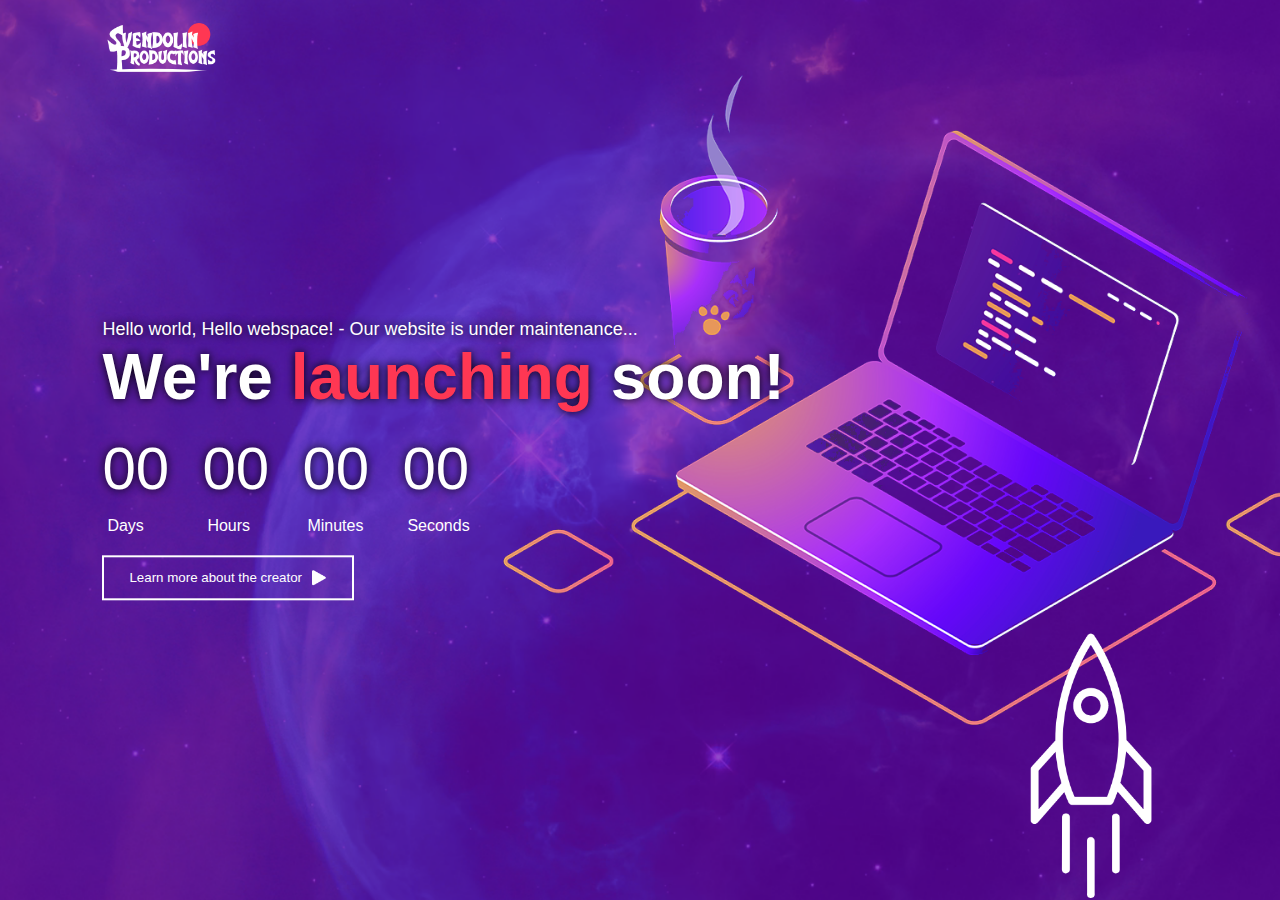
<file: Coming Soon Counter/Index.html>
<!DOCTYPE html>
<html lang="en">
<head>
  <meta charset="UTF-8">
  <meta http-equiv="X-UA-Compatible" content="IE=edge">
  <meta name="viewport" content="width=device-width, initial-scale=1.0">
  <!-- Additional Meta Elements -->
  <meta name="keywords" content="Placeholder with Countdown">
  <meta name="description" content="This is the temporary Placeholder for my Portfolio website">
  <meta name="author" content="Svendolin">
  <title>Svendolin-Productions</title>
  <!-- Link tags-->
  <link rel="stylesheet" href="css/style.css">
  <!-- Link to Favicon done with https://realfavicongenerator.net/ -->
  <link rel="apple-touch-icon" sizes="180x180" href="favicon/apple-touch-icon.png">
  <link rel="icon" type="image/png" sizes="32x32" href="favicon/favicon-32x32.png">
  <link rel="icon" type="image/png" sizes="16x16" href="favicon/favicon-16x16.png">
  <link rel="manifest" href="favicon/site.webmanifest">
  <link rel="mask-icon" href="favicon/safari-pinned-tab.svg" color="#5bbad5">
  <meta name="msapplication-TileColor" content="#da532c">
  <meta name="theme-color" content="#ffffff">
  <!-- Script tags-->
  <script src="js/code.js" defer></script>
</head>
<body>

  <div class="container">
    <img src="images/SP_Logo.png" alt="logo" class="logo">
    <div class="content">
      <p>Hello world, Hello webspace! - Our website is under maintenance...</p>
      <h1>We're <span>launching</span> soon!</h1>
      <div class="launch-time">
        <div>
          <p id="days">00</p> 
          <span>Days</span>
        </div>

        <div>
          <p id="hours">00</p> 
          <span>Hours</span>
        </div>

        <div>
          <p id="minutes">00</p> 
          <span>Minutes</span>
        </div>

        <div>
          <p id="seconds">00</p> 
          <span>Seconds</span>
        </div>
      </div>
      <!-- Another variant to make a button with link -->
      <!-- <button type="button" onclick="window.location.href='https://linkedin.com/in/svendolin/';">Learn more about the creator <img src="images/triangle.png">
      </button> -->
      <!-- ;y personal prefered variant to make a button with link -->
      <a href="https://linkedin.com/in/svendolin/" target="_blank"> <!-- target="_blank" = OPEN A NEW TAB -->
        <button type="button">Learn more about the creator <img src="images/triangle.png"></button>
      </a>
    </div>
    <img src="images/rocket.png" alt="image of a launching rocket" class="rocket">  

  </div>
  
</body>
</html>
</file>
<file: Coming Soon Counter/css/style.css>
/* === Small CSS Reset === */
*{
  margin: 0;
  padding: 0;
}
*, *::after, *::before{
  box-sizing: border-box;
  text-decoration: none;
}

body {
  font-family: 'lato', sans-serif;
}

.container {
  width: 100vw;
  height: 100vh;
  background-image: url(../images/background2.png);
  background-position: center;
  background-size: cover;
  padding: 0 8%;
  position: relative;
}

.logo {
  width: 120px;
  padding: 20px 0;
  cursor: pointer;
}

.content {
  top: 50%;
  position: absolute;
  transform: translateY(-50%);
  color: #fff;
}

.content h1{
  font-size: 64px;
  font-weight: 600;
  text-shadow: 0 0 10px #000;
}

.content p {
  font-size: 18px;
  font-weight: 400;
  margin-top: 20px;
  text-shadow: 0 0 10px #000;
}
.content h1 span {
  color: #ff3753;
}

.content button {
  background: transparent;
  border: 2px solid #fff;
  outline: none;
  padding: 12px 25px;
  margin-top: 20px;
  color: #fff;
  /* to center the child (img) horizontally */
  display: flex;
  align-items: center;
}

.content button img {
  width: 15px;
  margin-left: 10px;
}

.content button:hover {
  background: #ff3753;
  border: 2px solid #ff3753;
  cursor: pointer;
}

/* To allign the four time-<div> horizontally */
.launch-time {
  display: flex;
}

/* The flex-basis CSS property sets the initial main size of a flex item. 
It sets the size of the content box unless otherwise set with box-sizing.*/
.launch-time div {
  flex-basis: 100px;
}

.launch-time div p {
  font-size: 60px;
  margin-bottom: 14px;
}

.launch-time div span {
  padding-left: 5px;
}

.rocket {
  width: 250px;
  position: absolute;
  right: 5%;
  bottom: 0;
  animation: rocket 4s linear infinite;
}

@keyframes rocket {
  0% {
    bottom: 0;
    opacity: 0;
  }
  100% {
    bottom: 105%;
    opacity: 1;
  }
}
</file>
